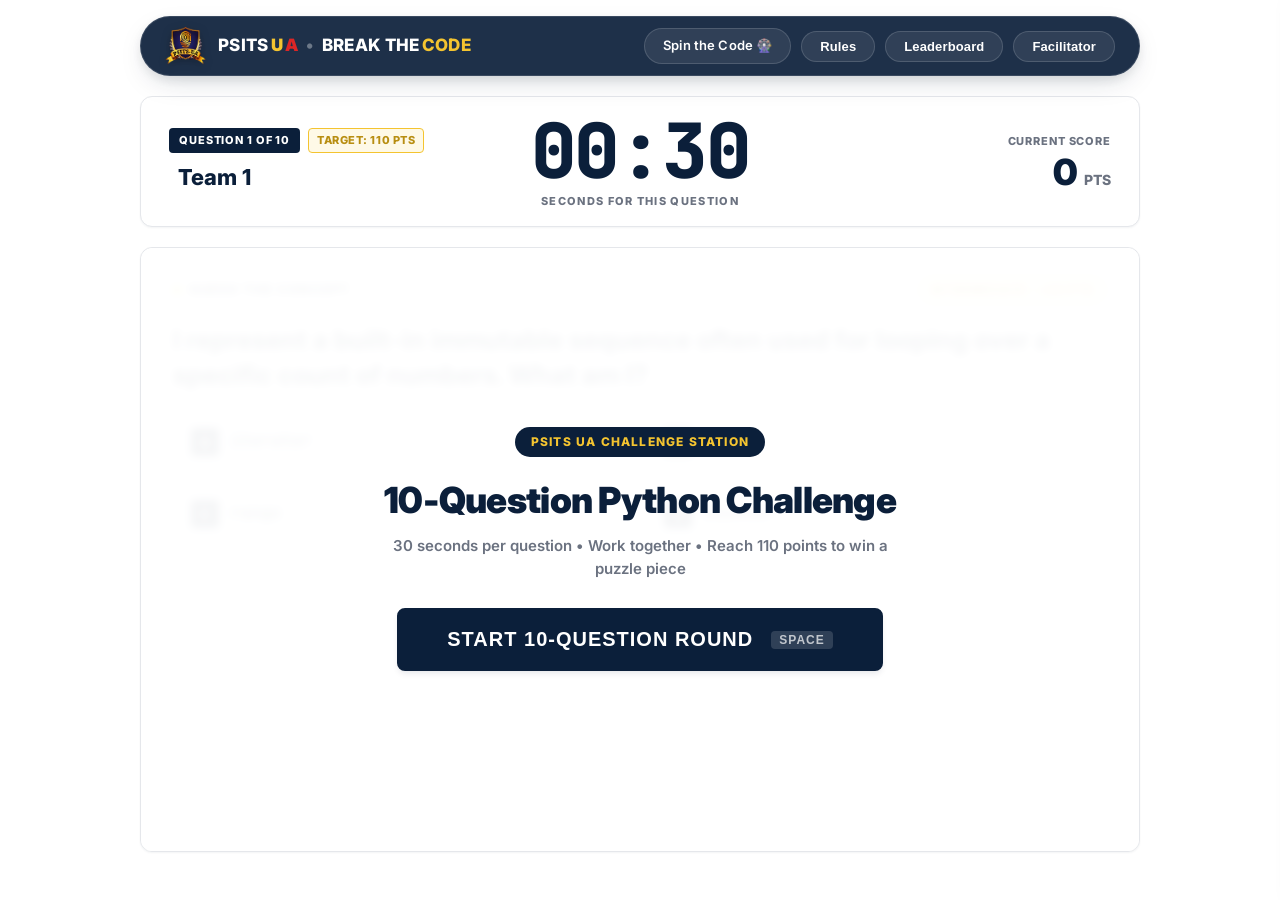
<file: index.html>
<!DOCTYPE html>
<html lang="en">

<head>
  <meta charset="UTF-8">
  <meta name="viewport" content="width=device-width, initial-scale=1.0">
  <title>Break the Code — PSITS UA</title>
  <meta name="description" content="10-question Python syntax and logic challenge for PSITS UA.">

  <!-- Clean Typography -->
  <link rel="preconnect" href="https://fonts.googleapis.com">
  <link rel="preconnect" href="https://fonts.gstatic.com" crossorigin>
  <link href="https://fonts.googleapis.com/css2?family=Inter:wght@400;500;600;700;800;900&family=JetBrains+Mono:wght@500;600;700;800&display=swap" rel="stylesheet">

  <!-- CSS Stylesheet -->
  <link rel="stylesheet" href="css/style.css">
</head>

<body>
  <div class="kiosk-app">
    <!-- Top System Bar -->
    <header class="system-header">
      <div class="brand-wrapper">
        <img src="assets/psits-logo.png" alt="PSITS Logo" class="brand-logo-img" />
        <div class="brand-title">
          PSITS <span class="logo-u">U</span><span class="logo-a">A</span> <span class="brand-divider">&bull;</span> BREAK THE <span class="gold-accent">CODE</span>
        </div>
      </div>

      <div class="system-status">
        <a href="spin-the-code.html" class="btn-header" style="text-decoration:none;" title="Go to Spin the Code Roulette">
          <span>Spin the Code 🎡</span>
        </a>

        <button class="btn-header" id="btnOpenRules" type="button" title="View Game Rules">
          <span>Rules</span>
        </button>

        <button class="btn-header" id="btnViewLeaderboard" type="button" title="View Team Rankings">
          <span>Leaderboard</span>
        </button>

        <button class="btn-header" id="btnOpenFacilitator" type="button" title="Open Facilitator Panel (F)">
          <span>Facilitator</span>
        </button>
      </div>
    </header>

    <!-- Main Dynamic Kiosk Workspace -->
    <main class="kiosk-main">
      <div class="screen-container">

        <!-- ==========================================
             SCREEN 1: GAME ARENA
             ========================================== -->
        <section class="screen-view active" id="screenGame">
          <!-- Top HUD -->
          <div class="game-hud">
            <div class="hud-team-info">
              <div class="hud-progress-row">
                <span class="hud-progress-pill" id="gameHudQuestionProgress">QUESTION 1 OF 10</span>
                <span class="hud-target-pill">TARGET: 110 PTS</span>
              </div>
              <input class="hud-team-input" id="gameHudTeamInput" type="text" value="Team 1" placeholder="Enter Team Name..." maxlength="30" autocomplete="off" />
            </div>

            <div class="hud-timer-wrapper">
              <div class="timer-digits" id="gameTimerDigits">00:30</div>
              <div class="timer-sublabel">SECONDS FOR THIS QUESTION</div>
            </div>

            <div class="hud-score-wrapper">
              <span class="hud-label">CURRENT SCORE</span>
              <div class="score-display-row">
                <span class="score-digits" id="gameScoreDigits">0</span>
                <span class="score-unit">PTS</span>
              </div>
              <div class="streak-pill" id="gameStreakPill" style="display: none;">
                <span id="gameStreakCount">STREAK: 3 IN A ROW</span>
              </div>
            </div>
          </div>

          <!-- Challenge Card -->
          <div class="challenge-card" id="activeChallengeCard">
            <!-- Toast Feedback Pop (+10 / Streak) -->
            <div class="toast-feedback" id="gameFeedbackToast">+10 PTS</div>

            <!-- Ready / Pre-Round Launch Overlay -->
            <div class="pre-round-overlay" id="preRoundOverlay">
              <div class="pre-round-badge">PSITS UA CHALLENGE STATION</div>
              <h2 class="pre-round-title">10-Question Python Challenge</h2>
              <p class="pre-round-desc">30 seconds per question &bull; Work together &bull; Reach 110 points to win a puzzle piece</p>
              <button class="btn-primary-large btn-start-round" id="btnLaunchRound" type="button">
                <span>START 10-QUESTION ROUND</span>
                <span class="shortcut-hint" style="background: rgba(255,255,255,0.2);">SPACE</span>
              </button>
            </div>

            <!-- Pause Overlay -->
            <div id="gamePauseOverlay" style="display:none; position:absolute; inset:0; background:rgba(11,31,58,0.95); z-index:40; border-radius:var(--radius-lg); align-items:center; justify-content:center; flex-direction:column; color:#FFF;">
              <h2 style="font-size:32px; font-weight:900; color:var(--color-gold); margin-bottom:8px;">GAME PAUSED</h2>
              <p style="font-size:16px; color:#E5E7EB;">Press <strong>P</strong> or use the Facilitator menu to resume.</p>
            </div>

            <div class="card-content-top">
              <div class="card-topbar">
                <span class="category-tag" id="cardCategoryTag">GUESS THE OUTPUT</span>
                <span class="difficulty-pill intermediate" id="cardDifficultyPill">INTERMEDIATE • +20 PTS</span>
              </div>

              <h2 class="question-text" id="cardQuestionText">What does this code print?</h2>

              <div class="code-container" id="cardCodeContainer">
                <pre><code id="cardCodeBlock">x = 10
y = 3
print(x // y)</code></pre>
              </div>

              <!-- Multiple Choice Grid (4 Choices) -->
              <div class="choices-grid" id="choicesContainer">
                <!-- Dynamically generated choice buttons -->
              </div>
            </div>

            <!-- Discreet Facilitator Expected Answer -->
            <div class="facilitator-answer-box" id="facilitatorAnswerBox" style="display: none;">
              <span class="answer-label">Facilitator Answer Hint:</span>
              <span class="answer-val" id="facilitatorAnswerVal">3</span>
            </div>
          </div>

        </section>

        <!-- ==========================================
             SCREEN 2: FINAL SCORE SUMMARY
             ========================================== -->
        <section class="screen-view" id="screenTimeUp">
          <div class="timeup-container">
            <div class="timeup-header">10 QUESTIONS COMPLETED</div>
            <h1 class="timeup-title">ROUND CONCLUDED</h1>

            <div class="final-score-card">
              <div class="final-team-label">TEAM</div>
              <div class="final-team-name" id="timeUpTeamName">TEAM 1</div>
              <div class="final-score-number" id="timeUpScore">0</div>
              <div class="final-score-unit">FINAL SCORE</div>
            </div>

            <div class="threshold-status-card" id="timeUpThresholdCard">
              <!-- Dynamically populated based on 140 pts qualification -->
            </div>

            <div class="final-stats-grid">
              <div class="stat-box">
                <div class="stat-val" id="timeUpCardsSolved">0</div>
                <div class="stat-lbl">Correct Answers</div>
              </div>
              <div class="stat-box">
                <div class="stat-val" id="timeUpBestStreak">0</div>
                <div class="stat-lbl">Best Streak</div>
              </div>
            </div>

            <div class="timeup-actions">
              <button class="btn-primary-large" id="btnSaveScore" type="button">
                <span>SUBMIT & VIEW LEADERBOARD</span>
              </button>
              <button class="btn-secondary" id="btnNextTeam" type="button" style="min-height:56px; font-size:18px;">
                <span>PREPARE NEXT TEAM &rarr;</span>
              </button>
            </div>
          </div>
        </section>

      </div>
    </main>

    <!-- ==========================================
         PUZZLE PIECE REWARD POP-UP MODAL
         ========================================== -->
    <div class="modal-overlay" id="modalPuzzleReward">
      <div class="modal-window puzzle-reward-window">
        <div class="modal-header" style="background-color: var(--color-navy); border-bottom: 2px solid var(--color-gold);">
          <h3 class="modal-title">REWARD UNLOCKED</h3>
          <button class="btn-close-modal" id="btnClosePuzzleReward" type="button" aria-label="Close modal">&times;</button>
        </div>
        <div class="modal-body text-center" style="padding: 36px 28px; text-align: center;">
          <div class="reward-qualify-pill">TARGET REACHED (110+ POINTS)</div>
          <h2 class="reward-main-title">YOU WON A PIECE OF A PUZZLE</h2>
          <p class="reward-sub-text">Congratulations! Your team successfully broke the code and earned an official puzzle piece.</p>

          <div class="puzzle-piece-card">
            <div class="puzzle-graphic-wrapper">
              <svg class="puzzle-piece-svg" viewBox="0 0 110 110" fill="none" xmlns="http://www.w3.org/2000/svg">
                <path d="M25 25 L40 25 C40 14 44 8 50 8 C56 8 60 14 60 25 L75 25 C77.7 25 80 27.3 80 30 L80 45 C91 45 97 49 97 55 C97 61 91 65 80 65 L80 80 C80 82.7 77.7 85 75 85 L60 85 C60 74 56 68 50 68 C44 68 40 74 40 85 L25 85 C22.3 85 20 82.7 20 80 L20 65 C29 65 35 61 35 55 C35 49 29 45 20 45 L20 30 C20 27.3 22.3 25 25 25 Z" fill="#F4C430" stroke="#0B1F3A" stroke-width="3" stroke-linejoin="round"/>
              </svg>
            </div>
            <div class="puzzle-piece-serial" id="puzzleSerialDisplay">PIECE 1</div>
            <div class="puzzle-piece-name" id="puzzleNameDisplay">PUZZLE PIECE #1</div>
            <div class="puzzle-piece-note">Official Event Puzzle Piece</div>
          </div>

          <div class="reward-instruction-box">
            Present this screen to the station marshal to claim your puzzle piece.
          </div>
        </div>
        <div class="modal-footer" style="justify-content: center;">
          <button class="btn-primary-large" id="btnAcknowledgePuzzle" type="button" style="min-height: 52px; font-size: 16px;">
            <span>CONTINUE TO SCORE SUMMARY</span>
          </button>
        </div>
      </div>
    </div>

    <!-- ==========================================
         RULES MODAL (ON-DEMAND)
         ========================================== -->
    <div class="modal-overlay" id="modalRules">
      <div class="modal-window">
        <div class="modal-header">
          <h3 class="modal-title">Challenge Rules & Scoring</h3>
          <button class="btn-close-modal" id="btnCloseRules" type="button" aria-label="Close modal">&times;</button>
        </div>
        <div class="modal-body">
          <ul class="rules-list">
            <li>Your team faces exactly <strong>10 Python questions</strong>.</li>
            <li>Each question has a strict <strong>30-second time limit</strong>.</li>
            <li>Questions range between <strong>Beginner</strong> and <strong>Intermediate</strong> difficulty.</li>
            <li>Earn <strong>+10 bonus points</strong> for every 3 consecutive correct answers.</li>
            <li>Reach <strong>110 points</strong> to win a random puzzle piece!</li>
          </ul>

          <div class="scoring-tier-table" style="grid-template-columns: 1fr 1fr;">
            <div class="tier-card beginner">
              <div class="tier-badge">Beginner</div>
              <div class="tier-pts">+10 PTS</div>
            </div>
            <div class="tier-card intermediate">
              <div class="tier-badge">Intermediate</div>
              <div class="tier-pts">+20 PTS</div>
            </div>
          </div>
        </div>
        <div class="modal-footer" style="justify-content: flex-end;">
          <button class="btn-secondary" id="btnCloseRulesBtn" type="button">Got It</button>
        </div>
      </div>
    </div>

    <!-- ==========================================
         LEADERBOARD MODAL
         ========================================== -->
    <div class="modal-overlay" id="modalLeaderboard">
      <div class="modal-window">
        <div class="modal-header">
          <h3 class="modal-title">PSITS UA Leaderboard</h3>
          <button class="btn-close-modal" id="btnCloseLeaderboard" type="button" aria-label="Close modal">&times;</button>
        </div>
        <div class="modal-body">
          <table class="leaderboard-table">
            <thead>
              <tr>
                <th style="width: 50px;">Rank</th>
                <th>Team</th>
                <th>Score</th>
                <th>Solved</th>
                <th>Streak</th>
                <th>Puzzle</th>
              </tr>
            </thead>
            <tbody id="leaderboardTableBody">
              <!-- Populated dynamically -->
            </tbody>
          </table>
        </div>
        <div class="modal-footer">
          <span style="font-size:13px; color:var(--color-text-subtle);">Stored in local session</span>
          <button class="btn-secondary" id="fBtnExportCSV" type="button" style="padding:8px 16px; font-size:14px;">
            Export CSV
          </button>
        </div>
      </div>
    </div>

    <!-- ==========================================
         FACILITATOR CONTROL DRAWER
         ========================================== -->
    <div class="modal-overlay" id="facilitatorOverlay" style="background:rgba(0,0,0,0.3); z-index:115;"></div>

    <aside class="facilitator-drawer" id="facilitatorDrawer" aria-label="Facilitator Menu">
      <div class="drawer-header">
        <span class="drawer-title">Facilitator Desk</span>
        <button class="btn-close-modal" id="btnCloseFacilitator" type="button" aria-label="Close drawer">&times;</button>
      </div>

      <div class="drawer-content">
        <div>
          <div class="drawer-section-title">Round Management</div>
          <button class="drawer-btn" id="fBtnPause" type="button">
            <span>Pause / Resume</span>
            <span id="fPauseStatus" style="font-weight:800; color:var(--color-navy-light);">PAUSE (P)</span>
          </button>
        </div>

        <div>
          <div class="drawer-section-title">Timer Adjustments</div>
          <div style="display:grid; grid-template-columns:1fr 1fr; gap:8px;">
            <button class="drawer-btn" id="fBtnAdd15" type="button" style="justify-content:center;">+10 Seconds</button>
            <button class="drawer-btn" id="fBtnSub15" type="button" style="justify-content:center;">-10 Seconds</button>
          </div>
        </div>

        <div>
          <div class="drawer-section-title">Facilitator Tools</div>
          <button class="drawer-btn" id="fBtnToggleAnswer" type="button">
            <span>Show Card Answer (A)</span>
            <span id="fAnswerStatus" style="font-weight:800; color:var(--color-gold-dark);">OFF</span>
          </button>
        </div>

        <div>
          <div class="drawer-section-title">Hotkeys Reference</div>
          <div style="font-size:13px; color:var(--color-text-muted); background:var(--color-surface); padding:10px 14px; border-radius:var(--radius-md); border:1px solid var(--color-border); line-height:1.7;">
            <div><strong>1, 2, 3, 4 / A, B, C, D</strong> : Select Choice</div>
            <div><strong>P</strong> : Pause / Resume</div>
            <div><strong>A</strong> : Toggle Answer Hint</div>
            <div><strong>F</strong> : Open/Close Panel</div>
          </div>
        </div>

        <div style="margin-top:auto;">
          <div class="drawer-section-title">Emergency & Reset</div>
          <div style="display:flex; flex-direction:column; gap:8px;">
            <button class="drawer-btn" id="fBtnForceEnd" type="button">
              <span>Force End Round</span>
              <span>&rarr;</span>
            </button>
            <button class="drawer-btn" id="fBtnReset" type="button">
              <span>Reset Current Round</span>
              <span>&#x21bb;</span>
            </button>
            <button class="drawer-btn danger" id="fBtnClearLeaderboard" type="button">
              <span>Clear Leaderboard</span>
              <span>&times;</span>
            </button>
          </div>
        </div>
      </div>
    </aside>

  </div>

  <!-- Scripts -->
  <script src="js/questions.js"></script>
  <script src="js/state.js"></script>
  <script src="js/facilitator.js"></script>
  <script src="js/app.js"></script>
</body>

</html>
</file>
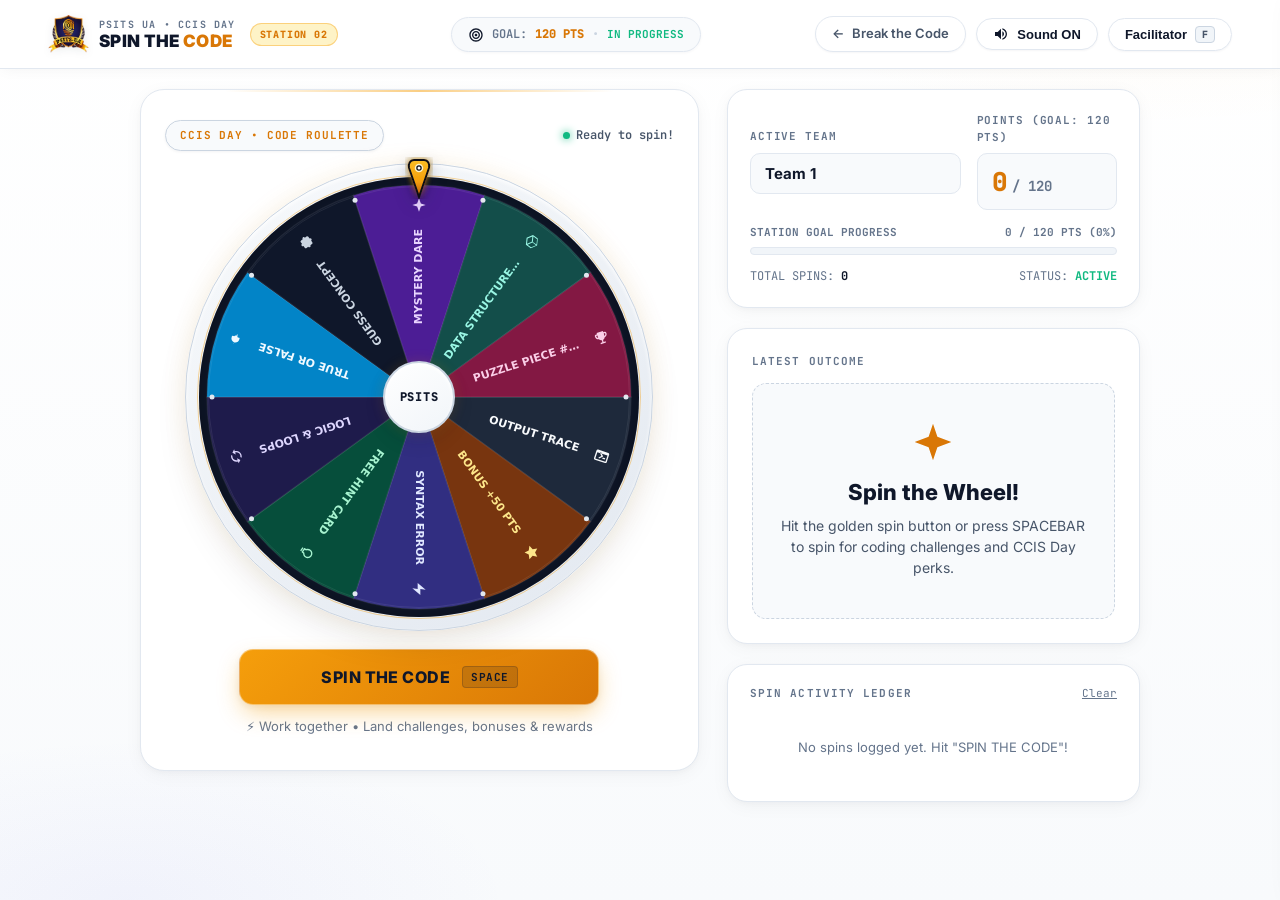
<file: spin-the-code.html>
<!DOCTYPE html>
<html lang="en">

<head>
  <meta charset="UTF-8">
  <meta name="viewport" content="width=device-width, initial-scale=1.0">
  <title>Spin the Code — PSITS UA</title>
  <meta name="description" content="Interactive Roulette Wheel Challenge & Prize Station for PSITS UA CCIS Day.">

  <!-- Clean Typography -->
  <link rel="preconnect" href="https://fonts.googleapis.com">
  <link rel="preconnect" href="https://fonts.gstatic.com" crossorigin>
  <link href="https://fonts.googleapis.com/css2?family=Inter:wght@400;500;600;700;800;900&family=JetBrains+Mono:wght@500;600;700;800&display=swap" rel="stylesheet">

  <!-- Core & Shared Styles -->
  <link rel="stylesheet" href="css/style.css">
  <!-- Roulette Arena Specific Styles -->
  <link rel="stylesheet" href="css/roulette.css">
</head>

<body class="roulette-light-theme">
  <div class="kiosk-app roulette-app">
    <!-- Custom Top Pop-up Notification Bar (Replaces default browser alert) -->
    <div id="customTopBarAlert" class="custom-top-alert" role="alert" aria-live="assertive">
      <div class="top-alert-content">
        <div class="top-alert-icon-wrapper" id="topAlertIconWrapper">
          <span id="topAlertIcon" class="top-alert-icon"><svg class="roulette-svg-icon" viewBox="0 0 24 24" width="22" height="22" fill="currentColor"><path d="M12 2l2.4 7.2L22 12l-7.6 2.8L12 22l-2.4-7.2L2 12l7.6-2.8L12 2z"/></svg></span>
        </div>
        <div class="top-alert-text">
          <div class="top-alert-title-row">
            <span class="top-alert-tag" id="topAlertTag">UPDATE</span>
            <span class="top-alert-title" id="topAlertTitle">Notification</span>
          </div>
          <div class="top-alert-message" id="topAlertMessage">Details...</div>
        </div>
        <button type="button" class="top-alert-close" id="topAlertCloseBtn" aria-label="Close notification">&times;</button>
      </div>
      <div class="top-alert-progress"><div class="top-alert-progress-bar" id="topAlertProgressBar"></div></div>
    </div>

    <!-- Custom Dedicated Top Bar for Spin the Code -->
    <header class="roulette-custom-topbar" id="rouletteCustomTopbar">
      <div class="topbar-inner">
        
        <!-- Left: Brand & Station Identity -->
        <div class="topbar-brand-section">
          <div class="topbar-logo-group">
            <img src="assets/psits-logo.png" alt="PSITS Logo" class="topbar-logo" />
            <div class="topbar-titles">
              <div class="topbar-subhead">PSITS UA &bull; CCIS DAY</div>
              <div class="topbar-mainhead">SPIN THE <span class="accent-gold">CODE</span></div>
            </div>
          </div>
          <span class="topbar-station-chip">STATION 02</span>
        </div>

        <!-- Center: Live Target Goal Capsule -->
        <div class="topbar-goal-capsule">
          <span class="capsule-icon"><svg class="roulette-svg-icon" viewBox="0 0 24 24" width="16" height="16" fill="currentColor"><path d="M12 2C6.48 2 2 6.48 2 12s4.48 10 10 10 10-4.48 10-10S17.52 2 12 2zm0 18c-4.42 0-8-3.58-8-8s3.58-8 8-8 8 3.58 8 8-3.58 8-8 8zm0-14c-3.31 0-6 2.69-6 6s2.69 6 6 6 6-2.69 6-6-2.69-6-6-6zm0 10c-2.21 0-4-1.79-4-4s1.79-4 4-4 4 1.79 4 4-1.79 4-4 4zm0-6c-1.1 0-2 .9-2 2s.9 2 2 2 2-.9 2-2-.9-2-2-2z"/></svg></span>
          <span class="capsule-label">GOAL:</span>
          <strong class="capsule-val">120 PTS</strong>
          <span class="capsule-divider">&bull;</span>
          <span class="capsule-status" id="topbarGoalStatus">IN PROGRESS</span>
        </div>

        <!-- Right: Actions & Station Controls -->
        <div class="topbar-actions-section">
          <a href="index.html" class="topbar-btn topbar-btn-nav" title="Switch to Break the Code Challenge">
            <span class="nav-arrow">&larr;</span>
            <span>Break the Code</span>
          </a>

          <button class="topbar-btn topbar-btn-sound" id="btnToggleSound" type="button" title="Toggle Wheel Sound Effects">
            <span class="sound-icon" id="soundIconWrapper"><svg class="roulette-svg-icon" viewBox="0 0 24 24" width="16" height="16" fill="currentColor"><path d="M3 9v6h4l5 5V4L7 9H3zm13.5 3c0-1.77-1.02-3.29-2.5-4.03v8.05c1.48-.73 2.5-2.25 2.5-4.02zM14 3.23v2.06c2.89.86 5 3.54 5 6.71s-2.11 5.85-5 6.71v2.06c4.01-.91 7-4.49 7-8.77s-2.99-7.86-7-8.77z"/></svg></span>
            <span id="soundLabelText">Sound ON</span>
          </button>

          <button class="topbar-btn topbar-btn-facilitator" id="btnOpenFacilitator" type="button" title="Open Facilitator Menu (F)">
            <span>Facilitator</span>
            <kbd class="topbar-kbd">F</kbd>
          </button>
        </div>

      </div>
    </header>

    <!-- Main Kiosk Workspace -->
    <main class="kiosk-main">
      <div class="screen-container">
        
        <div class="roulette-arena">
          
          <!-- LEFT COLUMN: ROULETTE WHEEL STAGE -->
          <section class="wheel-stage-card">
            <div class="stage-badge-row">
              <span class="stage-badge">CCIS DAY &bull; CODE ROULETTE</span>
              <span id="spinStatusText" class="spin-status-indicator">Ready to spin!</span>
            </div>

            <!-- Wheel Stage Box -->
            <div class="wheel-container">
              <!-- Precision Bezel Ring -->
              <div class="wheel-bezel"></div>
              <div class="wheel-bezel-inner"></div>

              <!-- Top Ticker Needle (Target at 12 o'clock) -->
              <div class="wheel-ticker-wrapper" id="wheelTicker">
                <svg width="28" height="42" viewBox="0 0 28 42" fill="none" xmlns="http://www.w3.org/2000/svg">
                  <defs>
                    <linearGradient id="needleGrad" x1="14" y1="2" x2="14" y2="40" gradientUnits="userSpaceOnUse">
                      <stop offset="0%" stop-color="#FBBF24" />
                      <stop offset="60%" stop-color="#F59E0B" />
                      <stop offset="100%" stop-color="#B45309" />
                    </linearGradient>
                    <filter id="neonGlow" x="-6" y="-6" width="40" height="54" filterUnits="userSpaceOnUse">
                      <feGaussianBlur stdDeviation="3.5" result="blur" />
                      <feComposite in="SourceGraphic" in2="blur" operator="over" />
                    </filter>
                  </defs>
                  <path d="M14 40 L4 11 C3 7 5 3 9 3 L19 3 C23 3 25 7 24 11 Z" fill="url(#needleGrad)" stroke="#090D16" stroke-width="2" filter="url(#neonGlow)"/>
                  <circle cx="14" cy="11" r="3.5" fill="#090D16" stroke="#FEF3C7" stroke-width="1.5"/>
                  <circle cx="14" cy="11" r="1.5" fill="#FFFFFF"/>
                </svg>
              </div>

              <!-- Canvas Wheel -->
              <canvas id="wheelCanvas" width="440" height="440"></canvas>

              <!-- Center Hub Cap -->
              <div class="wheel-hub">
                <span class="wheel-hub-icon">PSITS</span>
              </div>
            </div>

            <!-- Spin Trigger Controls -->
            <div class="wheel-controls">
              <button class="btn-spin-large" id="btnSpin" type="button">
                <span>SPIN THE CODE</span>
                <span class="shortcut-badge">SPACE</span>
              </button>
              <div class="spin-subtext">
                <span>⚡ Work together &bull; Land challenges, bonuses & rewards</span>
              </div>
            </div>
          </section>

          <!-- RIGHT COLUMN: DASHBOARD & ACTIVE OUTCOME -->
          <div class="dashboard-col">
            
            <!-- Team Info & Score Tracker -->
            <div class="team-session-card">
              <div class="team-session-grid">
                <div>
                  <div class="team-input-label">Active Team</div>
                  <input type="text" class="team-name-field" id="teamNameInput" value="Team 1" maxlength="25" placeholder="Team Name..." />
                </div>
                <div>
                  <div class="team-input-label">Points (Goal: 120 PTS)</div>
                  <div class="stats-score-box">
                    <div style="display:flex; align-items:baseline; gap:4px;">
                      <span class="stats-score-val" id="hudTeamScore">0</span>
                      <span style="font-family:var(--font-mono); font-size:14px; font-weight:700; color:var(--r-text-subtle, #64748B);">/ 120</span>
                    </div>
                  </div>
                </div>
              </div>

              <!-- Goal Progress Bar (120 PTS Target) -->
              <div class="goal-progress-section" style="margin-top: 14px;">
                <div style="display:flex; justify-content:space-between; align-items:center; font-size:11px; font-family:var(--font-mono); font-weight:700; color:var(--r-text-subtle, #64748B); margin-bottom:6px;">
                  <span>STATION GOAL PROGRESS</span>
                  <span id="hudGoalProgressText">0 / 120 PTS (0%)</span>
                </div>
                <div class="goal-progress-track">
                  <div class="goal-progress-bar" id="hudGoalProgressBar"></div>
                </div>
              </div>

              <div style="display:flex; justify-content:space-between; margin-top:12px; font-family:var(--font-mono); font-size:12px; color:var(--r-text-subtle, #64748B);">
                <span>TOTAL SPINS: <strong id="hudTotalSpins" style="color:#0F172A;">0</strong></span>
                <span>STATUS: <strong id="hudGoalStatus" style="color:var(--r-emerald, #10B981);">ACTIVE</strong></span>
              </div>
            </div>

            <!-- Active Result Display Card -->
            <div class="result-display-card">
              <div class="result-card-header">
                <span class="result-card-title">Latest Outcome</span>
                <span class="result-item-badge" id="activeResultBadge" style="display:none;">READY</span>
              </div>

              <div class="result-content" id="activeResultContent">
                <div class="result-icon-large" id="activeResultIcon"><svg class="roulette-svg-icon" viewBox="0 0 24 24" width="44" height="44" fill="var(--r-amber-dark, #D97706)"><path d="M12 2l2.4 7.2L22 12l-7.6 2.8L12 22l-2.4-7.2L2 12l7.6-2.8L12 2z"/></svg></div>
                <div class="result-item-title" id="activeResultTitle">Spin the Wheel!</div>
                <div class="result-item-desc" id="activeResultDesc">Hit the golden spin button or press SPACEBAR to spin for coding challenges and CCIS Day perks.</div>
                
                <div class="result-actions" id="activeResultActions"></div>
              </div>
            </div>

            <!-- Spin History Ledger -->
            <div class="history-ledger-card">
              <div class="history-card-header">
                <span class="history-title">Spin Activity Ledger</span>
                <button class="btn-clear-history" id="btnClearHistory" type="button">Clear</button>
              </div>
              <ul class="history-list" id="historyList">
                <li class="history-empty">No spins recorded yet. Hit "SPIN THE CODE"!</li>
              </ul>
            </div>

          </div>

        </div>

      </div>
    </main>

    <!-- ======================================================================
         WIN OVERLAY MODAL
         ====================================================================== -->
    <div class="modal-overlay" id="modalWinResult">
      <div class="modal-window" style="max-width:540px;">
        <div class="win-modal-header">
          <div class="win-headline">OUTCOME UNLOCKED!</div>
          <div class="win-team-sub" id="winModalTeam">TEAM 1 LANDED ON</div>
        </div>

        <div class="win-modal-body">
          <div class="win-slice-icon" id="winModalIcon"><svg class="roulette-svg-icon" viewBox="0 0 24 24" width="56" height="56" fill="var(--r-amber-dark, #D97706)"><path d="M19 5h-2V3H7v2H5c-1.1 0-2 .9-2 2v1c0 2.55 1.92 4.63 4.39 4.94A5.01 5.01 0 0 0 11 15.9V19H8v2h8v-2h-3v-3.1a5.01 5.01 0 0 0 3.61-2.96C19.08 12.63 21 10.55 21 8V7c0-1.1-.9-2-2-2zM5 8V7h2v3.82C5.84 10.4 5 9.3 5 8zm14 0c0 1.3-.84 2.4-2 2.82V7h2v1z"/></svg></div>
          <div class="win-slice-label" id="winModalLabel">BONUS +50 PTS</div>
          <div class="win-slice-desc" id="winModalDesc">Instant points awarded to team score!</div>
          
          <div style="margin-bottom:20px;">
            <span class="win-points-banner" id="winModalPointsBanner" style="display:none;">REWARD: +50 PTS</span>
          </div>

          <div style="display:flex; flex-direction:column; gap:10px;">
            <button class="btn-open-challenge" id="btnWinSolveChallenge" style="display:none; justify-content:center; padding:14px; font-size:16px;">
              <span>Solve Python Challenge Now</span>
              <span>&rarr;</span>
            </button>
            <button class="btn-primary-large btn-close-modal" data-close="modalWinResult" type="button" style="justify-content:center;">
              <span>Continue</span>
            </button>
          </div>
        </div>
      </div>
    </div>

    <!-- ======================================================================
         PYTHON CHALLENGE QUESTION MODAL
         ====================================================================== -->
    <div class="modal-overlay" id="modalQuestionSolver">
      <div class="modal-window" style="max-width:680px;">
        <div class="modal-header">
          <div class="modal-title">
            <span style="color:var(--color-gold); font-family:var(--font-mono); font-size:13px; display:block;" id="qModalCategory">PYTHON CHALLENGE</span>
            Solve the Code Challenge
          </div>
          <button class="btn-close-modal" data-close="modalQuestionSolver" type="button">&times;</button>
        </div>

        <div class="modal-body">
          <div class="roulette-question-box">
            <span class="roulette-q-badge" id="qModalPoints">+20 PTS</span>
            <div class="roulette-q-text" id="qModalText">Question text goes here...</div>
          </div>

          <pre class="roulette-code-box" id="qModalCode" style="display:none;"></pre>

          <div class="roulette-choices-grid" id="qModalChoices">
            <!-- Dynamic multiple choice buttons populated by roulette.js -->
          </div>
        </div>

        <div class="modal-footer" style="display:flex; justify-content:space-between; align-items:center;">
          <span style="font-size:13px; color:var(--color-text-subtle);">Click your team's answer for instant scoring.</span>
          <button class="btn-secondary btn-close-modal" data-close="modalQuestionSolver" type="button">Close</button>
        </div>
      </div>
    </div>

    <!-- ======================================================================
         GOAL REACHED CELEBRATION MODAL (120 PTS)
         ====================================================================== -->
    <div class="modal-overlay" id="modalGoalReached">
      <div class="modal-window" style="max-width:520px; text-align:center;">
        <div class="win-modal-header" style="background:linear-gradient(180deg, #FEF3C7, #FFFFFF);">
          <div class="win-headline" style="color:var(--r-amber-dark, #D97706); font-size:26px; display:flex; align-items:center; justify-content:center; gap:8px;"><svg class="roulette-svg-icon" viewBox="0 0 24 24" width="26" height="26" fill="currentColor"><path d="M12 2C6.48 2 2 6.48 2 12s4.48 10 10 10 10-4.48 10-10S17.52 2 12 2zm0 18c-4.42 0-8-3.58-8-8s3.58-8 8-8 8 3.58 8 8-3.58 8-8 8zm0-14c-3.31 0-6 2.69-6 6s2.69 6 6 6 6-2.69 6-6-2.69-6-6-6zm0 10c-2.21 0-4-1.79-4-4s1.79-4 4-4 4 1.79 4 4-1.79 4-4 4zm0-6c-1.1 0-2 .9-2 2s.9 2 2 2 2-.9 2-2-.9-2-2-2z"/></svg> <span>GOAL ACHIEVED!</span></div>
          <div class="win-team-sub" id="goalModalTeam">TEAM REACHED 120 POINTS!</div>
        </div>

        <div class="win-modal-body" style="padding:28px 24px;">
          <div style="display:flex; justify-content:center; margin-bottom:12px;"><svg class="roulette-svg-icon" viewBox="0 0 24 24" width="56" height="56" fill="var(--r-amber, #F59E0B)"><path d="M19 5h-2V3H7v2H5c-1.1 0-2 .9-2 2v1c0 2.55 1.92 4.63 4.39 4.94A5.01 5.01 0 0 0 11 15.9V19H8v2h8v-2h-3v-3.1a5.01 5.01 0 0 0 3.61-2.96C19.08 12.63 21 10.55 21 8V7c0-1.1-.9-2-2-2zM5 8V7h2v3.82C5.84 10.4 5 9.3 5 8zm14 0c0 1.3-.84 2.4-2 2.82V7h2v1z"/></svg></div>
          <div style="font-size:24px; font-weight:900; color:#0F172A; margin-bottom:8px;">STATION CHALLENGE COMPLETE!</div>
          <div style="font-size:14px; color:var(--r-text-muted, #475569); line-height:1.6; max-width:380px; margin:0 auto 20px;">
            Incredible teamwork! Your team reached the <strong>120 Points</strong> target for Spin the Code!
          </div>

          <div style="display:inline-flex; gap:16px; background:#F8FAFC; border:1px solid #E2E8F0; padding:10px 24px; border-radius:12px; margin-bottom:24px; font-family:var(--font-mono); font-size:13px;">
            <span>TOTAL SPINS: <strong id="goalModalSpins">0</strong></span>
            <span>TARGET: <strong style="color:var(--r-emerald, #10B981);">120 PTS COMPLETE</strong></span>
          </div>

          <div>
            <button class="btn-primary-large btn-close-modal" data-close="modalGoalReached" type="button" style="width:100%; justify-content:center; background:linear-gradient(135deg, #F59E0B, #D97706); color:#0F172A; font-weight:800; border:none; padding:14px;">
              <span>Continue Session</span>
            </button>
          </div>
        </div>
      </div>
    </div>

    <!-- ======================================================================
         FACILITATOR DRAWER (SLICES & CONFIG)
         ====================================================================== -->
    <aside class="facilitator-drawer" id="facilitatorDrawer">
      <div class="drawer-header">
        <div>
          <div class="drawer-title">Roulette Facilitator</div>
          <div class="drawer-subtitle">Live Wheel & Preset Controls</div>
        </div>
        <button class="drawer-close" id="btnCloseFacilitator" type="button">&times;</button>
      </div>

      <div class="drawer-content">
        <div>
          <div class="drawer-section-title">Wheel Preset</div>
          <select id="fSelectPreset" class="drawer-select">
            <option value="balanced">CCIS Balanced Mix (Code & Perks)</option>
            <option value="challengesOnly">Coding Challenges Only</option>
            <option value="rewardsOnly">Prizes & Fun Dares Only</option>
          </select>
        </div>

        <div>
          <div class="drawer-section-title" style="display:flex; justify-content:space-between; align-items:center;">
            <span>Current Slices</span>
            <button class="drawer-btn" id="fBtnAddSlice" type="button" style="padding:4px 10px; font-size:12px; width:auto; min-height:unset;">+ Add Slice</button>
          </div>
          <div id="fSlicesList" style="display:flex; flex-direction:column; gap:6px; max-height:220px; overflow-y:auto; padding-right:4px;">
            <!-- Slices list dynamically rendered -->
          </div>
        </div>

        <div>
          <div class="drawer-section-title">Manual Score Override (Facilitator)</div>
          <div style="display:grid; grid-template-columns: 1fr 1fr 1fr; gap:8px;">
            <button class="drawer-btn" id="fBtnScoreMinus10" type="button" style="justify-content:center; padding:8px 0; font-weight:700; color:#F43F5E;">-10 PTS</button>
            <button class="drawer-btn" id="fBtnScorePlus10" type="button" style="justify-content:center; padding:8px 0; font-weight:700; color:#10B981;">+10 PTS</button>
            <button class="drawer-btn" id="fBtnScorePlus20" type="button" style="justify-content:center; padding:8px 0; font-weight:700; color:#0284C7;">+20 PTS</button>
          </div>
        </div>

        <div>
          <div class="drawer-section-title">Session Reset</div>
          <button class="drawer-btn" id="fBtnResetScore" type="button" style="justify-content:center;">
            <span>Reset Team Score to 0</span>
          </button>
        </div>

        <div>
          <div class="drawer-section-title">Station Shortcuts</div>
          <div class="drawer-shortcuts-box">
            <div><strong>SPACE</strong> : Spin the Wheel</div>
            <div><strong>F</strong> : Open/Close Facilitator</div>
            <div><strong>ESC</strong> : Close Modals</div>
          </div>
        </div>
      </div>
    </aside>

    <!-- Confetti Particle Canvas -->
    <canvas id="confettiCanvas"></canvas>

  </div>

  <!-- Reusable Question Bank & Roulette Logic -->
  <script src="js/questions.js"></script>
  <script src="js/roulette.js"></script>
</body>

</html>
</file>
<file: css/style.css>
@import "variables.css";
@import "base.css";
@import "header.css";
@import "game.css";
@import "modals.css";
@import "facilitator.css";
@import "responsive.css";
</file>
<file: css/roulette.css>
/* ==========================================================================
   SPIN THE CODE — MODERN MINIMALIST WHITE ARENA
   PSITS UA — CCIS Day Event
   ========================================================================== */

/* --------------------------------------------------------------------------
   THEME FOUNDATION & LIGHT PALETTE
   -------------------------------------------------------------------------- */
body.roulette-light-theme,
body:has(.roulette-app) {
  --r-bg: #FFFFFF;
  --r-bg-subtle: #F8FAFC;
  --r-card-bg: #FFFFFF;
  --r-card-border: #E2E8F0;
  --r-card-border-hover: #CBD5E1;
  --r-card-shadow: 0 4px 20px -2px rgba(15, 23, 42, 0.05), 0 2px 6px -1px rgba(15, 23, 42, 0.03);
  --r-card-shadow-hover: 0 10px 25px -3px rgba(15, 23, 42, 0.08);

  --r-text: #0F172A;
  --r-text-muted: #475569;
  --r-text-subtle: #64748B;

  --r-amber: #F59E0B;
  --r-amber-dark: #D97706;
  --r-amber-hover: #B45309;
  --r-amber-light: #FEF3C7;
  --r-amber-glow: rgba(245, 158, 11, 0.25);

  --r-indigo: #4F46E5;
  --r-emerald: #10B981;
  --r-emerald-bg: #ECFDF5;
  --r-emerald-text: #065F46;
  --r-rose: #F43F5E;
  --r-rose-bg: #FFF1F2;
  --r-rose-text: #9F1239;

  background-color: var(--r-bg) !important;
  color: var(--r-text) !important;
  background-image: 
    radial-gradient(ellipse 60% 40% at 90% -10%, rgba(245, 158, 11, 0.06), transparent 60%),
    radial-gradient(ellipse 50% 30% at 10% 100%, rgba(99, 102, 241, 0.05), transparent 60%),
    linear-gradient(180deg, #FFFFFF 0%, #F8FAFC 100%) !important;
  background-attachment: fixed !important;
  font-family: var(--font-sans);
}

.roulette-light-theme .kiosk-app {
  background: transparent !important;
  min-height: 100vh;
}

.roulette-svg-icon {
  display: inline-block;
  vertical-align: middle;
  flex-shrink: 0;
  transition: transform 0.2s ease;
}

/* --------------------------------------------------------------------------
   DEDICATED CUSTOM TOP BAR (ROULETTE TOPBAR)
   -------------------------------------------------------------------------- */
.roulette-custom-topbar {
  width: 100%;
  position: sticky;
  top: 0;
  z-index: 100;
  background: rgba(255, 255, 255, 0.94);
  backdrop-filter: blur(20px);
  -webkit-backdrop-filter: blur(20px);
  border-bottom: 1px solid var(--r-card-border);
  box-shadow: 0 2px 14px -2px rgba(15, 23, 42, 0.05);
}

.topbar-inner {
  max-width: 1240px;
  margin: 0 auto;
  height: 68px;
  padding: 0 28px;
  display: flex;
  align-items: center;
  justify-content: space-between;
  gap: 16px;
}

.topbar-brand-section {
  display: flex;
  align-items: center;
  gap: 14px;
}

.topbar-logo-group {
  display: flex;
  align-items: center;
  gap: 10px;
}

.topbar-logo {
  height: 38px;
  width: auto;
  object-fit: contain;
  filter: drop-shadow(0 2px 4px rgba(15, 23, 42, 0.08));
}

.topbar-titles {
  display: flex;
  flex-direction: column;
}

.topbar-subhead {
  font-family: var(--font-mono);
  font-size: 10px;
  font-weight: 700;
  letter-spacing: 0.12em;
  color: var(--r-text-subtle);
  text-transform: uppercase;
}

.topbar-mainhead {
  font-size: 17px;
  font-weight: 900;
  letter-spacing: 0.02em;
  color: #0F172A;
  line-height: 1.15;
}

.topbar-mainhead .accent-gold {
  color: var(--r-amber-dark);
}

.topbar-station-chip {
  font-family: var(--font-mono);
  font-size: 10px;
  font-weight: 800;
  letter-spacing: 0.08em;
  padding: 3px 9px;
  border-radius: var(--radius-full);
  background: #FEF3C7;
  color: var(--r-amber-dark);
  border: 1px solid rgba(245, 158, 11, 0.4);
}

/* Center Goal Capsule */
.topbar-goal-capsule {
  display: flex;
  align-items: center;
  gap: 8px;
  background: #F8FAFC;
  border: 1px solid var(--r-card-border);
  padding: 6px 16px;
  border-radius: var(--radius-full);
  font-family: var(--font-mono);
  font-size: 12px;
  color: #0F172A;
  box-shadow: 0 1px 3px rgba(15, 23, 42, 0.04);
}

.topbar-goal-capsule .capsule-icon {
  font-size: 14px;
}

.topbar-goal-capsule .capsule-label {
  color: var(--r-text-subtle);
  font-weight: 600;
}

.topbar-goal-capsule .capsule-val {
  color: var(--r-amber-dark);
  font-weight: 800;
}

.topbar-goal-capsule .capsule-divider {
  color: #CBD5E1;
}

.topbar-goal-capsule .capsule-status {
  font-weight: 700;
  font-size: 11px;
  color: var(--r-emerald);
}

/* Right Actions */
.topbar-actions-section {
  display: flex;
  align-items: center;
  gap: 10px;
}

.topbar-btn {
  background: #FFFFFF;
  border: 1px solid var(--r-card-border);
  border-radius: var(--radius-full);
  padding: 7px 16px;
  font-size: 13px;
  font-weight: 600;
  color: #0F172A;
  cursor: pointer;
  display: inline-flex;
  align-items: center;
  gap: 8px;
  text-decoration: none;
  transition: all 0.18s cubic-bezier(0.16, 1, 0.3, 1);
  box-shadow: 0 1px 2px rgba(15, 23, 42, 0.04);
}

.topbar-btn:hover {
  background: #F8FAFC;
  border-color: #CBD5E1;
  color: var(--r-amber-dark);
  transform: translateY(-1px);
  box-shadow: 0 3px 8px rgba(15, 23, 42, 0.08);
}

.topbar-btn:active {
  transform: translateY(0);
}

.topbar-btn-nav {
  color: var(--r-text-muted);
}

.topbar-btn-nav .nav-arrow {
  transition: transform 0.15s ease;
}

.topbar-btn-nav:hover .nav-arrow {
  transform: translateX(-3px);
}

.topbar-kbd {
  font-family: var(--font-mono);
  font-size: 10px;
  font-weight: 800;
  background: #F1F5F9;
  border: 1px solid #CBD5E1;
  border-radius: 4px;
  padding: 1px 6px;
  color: var(--r-text-muted);
}

@media (max-width: 900px) {
  .topbar-goal-capsule {
    display: none;
  }

  .topbar-inner {
    padding: 0 16px;
  }
}

/* --------------------------------------------------------------------------
   ROULETTE MAIN ARENA GRID
   -------------------------------------------------------------------------- */
.roulette-arena {
  display: grid;
  grid-template-columns: 1.15fr 0.85fr;
  gap: 28px;
  align-items: start;
  width: 100%;
}

/* --------------------------------------------------------------------------
   LEFT COLUMN: WHEEL STAGE CARD
   -------------------------------------------------------------------------- */
.wheel-stage-card {
  background: #FFFFFF;
  border-radius: 24px;
  border: 1px solid var(--r-card-border);
  box-shadow: var(--r-card-shadow);
  padding: 30px 24px 34px;
  display: flex;
  flex-direction: column;
  align-items: center;
  position: relative;
  overflow: hidden;
  transition: box-shadow 0.25s ease;
}

.wheel-stage-card::before {
  content: "";
  position: absolute;
  top: 0;
  left: 15%;
  right: 15%;
  height: 2px;
  background: linear-gradient(90deg, transparent, rgba(245, 158, 11, 0.5), transparent);
}

.stage-badge-row {
  display: flex;
  align-items: center;
  justify-content: space-between;
  width: 100%;
  margin-bottom: 22px;
}

.stage-badge {
  font-family: var(--font-mono);
  font-size: 11px;
  font-weight: 700;
  text-transform: uppercase;
  letter-spacing: 0.08em;
  padding: 6px 14px;
  border-radius: var(--radius-full);
  background: #F8FAFC;
  color: var(--r-amber-dark);
  border: 1px solid #CBD5E1;
  box-shadow: 0 1px 3px rgba(15, 23, 42, 0.05);
  display: inline-flex;
  align-items: center;
  gap: 6px;
}

.spin-status-indicator {
  font-family: var(--font-mono);
  font-size: 12px;
  font-weight: 600;
  color: var(--r-text-muted);
  display: flex;
  align-items: center;
  gap: 6px;
}

.spin-status-indicator::before {
  content: "";
  width: 7px;
  height: 7px;
  border-radius: 50%;
  background-color: var(--r-emerald);
  box-shadow: 0 0 8px var(--r-emerald);
  display: inline-block;
}

/* --------------------------------------------------------------------------
   WHEEL COMPONENT & PRECISION BEZEL
   -------------------------------------------------------------------------- */
.wheel-container {
  position: relative;
  width: 440px;
  height: 440px;
  max-width: 100%;
  margin: 4px auto;
  display: flex;
  align-items: center;
  justify-content: center;
}

/* Precision Outer Bezel (Sleek Matte Titanium / Platinum) */
.wheel-bezel {
  position: absolute;
  inset: -14px;
  border-radius: 50%;
  background: linear-gradient(145deg, #F8FAFC, #E2E8F0);
  border: 1px solid #CBD5E1;
  box-shadow: 
    0 16px 40px -10px rgba(15, 23, 42, 0.12),
    inset 0 2px 4px rgba(255, 255, 255, 0.9),
    0 0 24px rgba(245, 158, 11, 0.1);
  z-index: 1;
}

/* Precision Inner Concentric Track Accent */
.wheel-bezel-inner {
  position: absolute;
  inset: -2px;
  border-radius: 50%;
  border: 1.5px solid rgba(245, 158, 11, 0.4);
  z-index: 2;
  pointer-events: none;
}

/* Roulette Canvas */
#wheelCanvas {
  position: relative;
  z-index: 3;
  width: 440px;
  height: 440px;
  border-radius: 50%;
  background: #0F172A;
  box-shadow: inset 0 0 24px rgba(0, 0, 0, 0.4);
}

/* Ticker Pointer at 12 o'clock */
.wheel-ticker-wrapper {
  position: absolute;
  top: -20px;
  left: 50%;
  transform: translateX(-50%);
  z-index: 10;
  pointer-events: none;
  filter: drop-shadow(0 6px 8px rgba(15, 23, 42, 0.25));
  transform-origin: top center;
  transition: transform 0.08s ease-out;
}

.wheel-ticker-wrapper.tick-bounce {
  transform: translateX(-50%) scaleY(0.85) rotate(-9deg);
}

/* Center Hub Cap */
.wheel-hub {
  position: absolute;
  top: 50%;
  left: 50%;
  transform: translate(-50%, -50%);
  width: 72px;
  height: 72px;
  border-radius: 50%;
  background: linear-gradient(145deg, #FFFFFF, #F1F5F9);
  border: 2px solid #CBD5E1;
  box-shadow: 
    0 8px 20px rgba(15, 23, 42, 0.12),
    inset 0 2px 4px rgba(255, 255, 255, 1),
    0 0 14px rgba(245, 158, 11, 0.15);
  display: flex;
  align-items: center;
  justify-content: center;
  z-index: 6;
  pointer-events: none;
}

.wheel-hub-icon {
  font-family: var(--font-mono);
  font-weight: 800;
  font-size: 12px;
  color: #0F172A;
  letter-spacing: 0.08em;
  text-transform: uppercase;
}

/* --------------------------------------------------------------------------
   WHEEL CONTROLS (SPIN BUTTON)
   -------------------------------------------------------------------------- */
.wheel-controls {
  margin-top: 28px;
  display: flex;
  flex-direction: column;
  align-items: center;
  gap: 12px;
  width: 100%;
}

.btn-spin-large {
  width: 100%;
  max-width: 360px;
  padding: 16px 28px;
  font-size: 16px;
  font-weight: 800;
  font-family: var(--font-sans);
  letter-spacing: 0.03em;
  background: linear-gradient(135deg, #F59E0B 0%, #D97706 100%);
  color: #0F172A;
  border: 1px solid rgba(255, 255, 255, 0.4);
  border-radius: 14px;
  cursor: pointer;
  box-shadow: 0 10px 25px -4px rgba(245, 158, 11, 0.45), 0 2px 6px rgba(15, 23, 42, 0.06);
  display: flex;
  align-items: center;
  justify-content: center;
  gap: 12px;
  transition: all 0.2s cubic-bezier(0.16, 1, 0.3, 1);
  position: relative;
  overflow: hidden;
}

.btn-spin-large:hover:not(:disabled) {
  transform: translateY(-2px);
  box-shadow: 0 14px 32px -4px rgba(245, 158, 11, 0.6), 0 4px 10px rgba(15, 23, 42, 0.08);
  background: linear-gradient(135deg, #FBBF24 0%, #E59800 100%);
}

.btn-spin-large:active:not(:disabled) {
  transform: translateY(1px);
  box-shadow: 0 6px 16px -2px rgba(245, 158, 11, 0.4);
}

.btn-spin-large:disabled {
  opacity: 0.5;
  cursor: not-allowed;
  transform: none;
  box-shadow: none;
  filter: grayscale(40%);
}

.shortcut-badge {
  font-family: var(--font-mono);
  font-size: 11px;
  font-weight: 700;
  background: rgba(15, 23, 42, 0.15);
  color: #0F172A;
  padding: 3px 8px;
  border-radius: var(--radius-sm);
  border: 1px solid rgba(15, 23, 42, 0.2);
}

.spin-subtext {
  font-size: 13px;
  color: var(--r-text-subtle);
  display: flex;
  align-items: center;
  gap: 6px;
}

/* --------------------------------------------------------------------------
   RIGHT COLUMN: DASHBOARD & ACTIVE OUTCOME
   -------------------------------------------------------------------------- */
.dashboard-col {
  display: flex;
  flex-direction: column;
  gap: 20px;
}

/* Team Session Card */
.team-session-card {
  background: #FFFFFF;
  border-radius: 20px;
  border: 1px solid var(--r-card-border);
  box-shadow: var(--r-card-shadow);
  padding: 22px;
}

.team-session-grid {
  display: grid;
  grid-template-columns: 1.2fr 0.8fr;
  gap: 16px;
  align-items: center;
}

.team-input-label {
  font-size: 11px;
  font-family: var(--font-mono);
  font-weight: 700;
  text-transform: uppercase;
  letter-spacing: 0.08em;
  color: var(--r-text-subtle);
  margin-bottom: 8px;
}

.team-name-field {
  width: 100%;
  padding: 10px 14px;
  font-size: 15px;
  font-weight: 700;
  font-family: var(--font-sans);
  color: #0F172A;
  background: #F8FAFC;
  border: 1px solid var(--r-card-border);
  border-radius: 10px;
  transition: all 0.15s ease;
}

.team-name-field:focus {
  outline: none;
  background: #FFFFFF;
  border-color: var(--r-amber);
  box-shadow: 0 0 0 3px rgba(245, 158, 11, 0.15);
}

.stats-score-box {
  background: #F8FAFC;
  border: 1px solid var(--r-card-border);
  border-radius: 10px;
  padding: 8px 14px;
  display: flex;
  align-items: center;
  justify-content: flex-start;
  gap: 8px;
}

.stats-score-val {
  font-family: var(--font-mono);
  font-size: 26px;
  font-weight: 900;
  color: var(--r-amber-dark);
}

.stats-score-controls {
  display: flex;
  gap: 4px;
}

.btn-score-adjust {
  background: #FFFFFF;
  border: 1px solid var(--r-card-border);
  color: #0F172A;
  width: 28px;
  height: 28px;
  border-radius: 6px;
  font-weight: 800;
  font-size: 15px;
  cursor: pointer;
  display: flex;
  align-items: center;
  justify-content: center;
  transition: all 0.12s;
  box-shadow: 0 1px 2px rgba(15, 23, 42, 0.05);
}

.btn-score-adjust:hover {
  background: #F1F5F9;
  border-color: #CBD5E1;
}

/* Goal Progress Bar (120 PTS Target) */
.goal-progress-track {
  width: 100%;
  height: 8px;
  background: #F1F5F9;
  border-radius: var(--radius-full);
  overflow: hidden;
  border: 1px solid var(--r-card-border);
}

.goal-progress-bar {
  height: 100%;
  width: 0%;
  background: linear-gradient(90deg, #F59E0B, #10B981);
  border-radius: var(--radius-full);
  transition: width 0.35s cubic-bezier(0.16, 1, 0.3, 1);
}

.goal-progress-bar.completed {
  background: linear-gradient(90deg, #10B981, #059669);
  box-shadow: 0 0 10px rgba(16, 185, 129, 0.4);
}

/* Active Result Card */
.result-display-card {
  background: #FFFFFF;
  border-radius: 20px;
  border: 1px solid var(--r-card-border);
  box-shadow: var(--r-card-shadow);
  padding: 24px;
  position: relative;
  overflow: hidden;
  transition: all 0.3s ease;
}

.result-card-header {
  display: flex;
  align-items: center;
  justify-content: space-between;
  margin-bottom: 14px;
}

.result-card-title {
  font-size: 11px;
  font-family: var(--font-mono);
  font-weight: 700;
  text-transform: uppercase;
  letter-spacing: 0.1em;
  color: var(--r-text-subtle);
}

.result-content {
  background: #F8FAFC;
  border-radius: 14px;
  border: 1.5px dashed #CBD5E1;
  padding: 24px 20px;
  text-align: center;
  transition: all 0.3s cubic-bezier(0.16, 1, 0.3, 1);
}

.result-content.has-won {
  border-style: solid;
  border-color: var(--r-amber);
  background: linear-gradient(180deg, #FFFBEB 0%, #FFFFFF 100%);
  box-shadow: 0 8px 24px -4px rgba(245, 158, 11, 0.2);
}

.result-icon-large {
  font-size: 40px;
  margin-bottom: 8px;
  display: inline-block;
  animation: bounceSoft 1.2s infinite alternate ease-in-out;
}

@keyframes bounceSoft {
  0% { transform: translateY(0); }
  100% { transform: translateY(-5px); }
}

.result-item-title {
  font-size: 22px;
  font-weight: 800;
  color: #0F172A;
  margin-bottom: 6px;
}

.result-item-desc {
  font-size: 14px;
  color: var(--r-text-muted);
  line-height: 1.5;
  max-width: 320px;
  margin: 0 auto;
}

.result-item-badge {
  display: inline-flex;
  align-items: center;
  gap: 6px;
  margin-top: 12px;
  padding: 4px 12px;
  border-radius: var(--radius-full);
  font-family: var(--font-mono);
  font-size: 11px;
  font-weight: 700;
  background: #FEF3C7;
  color: var(--r-amber-dark);
  border: 1px solid rgba(245, 158, 11, 0.4);
}

.result-actions {
  margin-top: 16px;
  display: flex;
  flex-direction: column;
  gap: 8px;
}

.btn-open-challenge {
  background: linear-gradient(135deg, #3B82F6 0%, #2563EB 100%);
  color: #FFFFFF;
  border: 1px solid rgba(255, 255, 255, 0.2);
  border-radius: 10px;
  padding: 12px 18px;
  font-size: 14px;
  font-weight: 700;
  cursor: pointer;
  display: flex;
  align-items: center;
  justify-content: center;
  gap: 8px;
  box-shadow: 0 8px 20px -4px rgba(37, 99, 235, 0.35);
  transition: all 0.18s ease;
}

.btn-open-challenge:hover {
  transform: translateY(-1px);
  box-shadow: 0 12px 24px -4px rgba(37, 99, 235, 0.5);
  background: linear-gradient(135deg, #60A5FA 0%, #3B82F6 100%);
}

/* History Ledger Card */
.history-ledger-card {
  background: #FFFFFF;
  border-radius: 20px;
  border: 1px solid var(--r-card-border);
  box-shadow: var(--r-card-shadow);
  padding: 20px 22px;
  display: flex;
  flex-direction: column;
}

.history-card-header {
  display: flex;
  align-items: center;
  justify-content: space-between;
  margin-bottom: 12px;
}

.history-title {
  font-size: 11px;
  font-family: var(--font-mono);
  font-weight: 700;
  text-transform: uppercase;
  letter-spacing: 0.1em;
  color: var(--r-text-subtle);
}

.btn-clear-history {
  background: transparent;
  border: none;
  font-size: 11px;
  font-family: var(--font-mono);
  color: var(--r-text-subtle);
  cursor: pointer;
  text-decoration: underline;
  padding: 0;
  transition: color 0.15s ease;
}

.btn-clear-history:hover {
  color: var(--r-rose);
}

.history-list {
  list-style: none;
  padding: 0;
  margin: 0;
  max-height: 190px;
  overflow-y: auto;
  display: flex;
  flex-direction: column;
  gap: 6px;
}

.history-item {
  display: flex;
  align-items: center;
  justify-content: space-between;
  padding: 9px 12px;
  border-radius: 8px;
  background: #F8FAFC;
  border: 1px solid var(--r-card-border);
  font-size: 13px;
  transition: all 0.15s ease;
}

.history-item:hover {
  background: #F1F5F9;
  border-color: #CBD5E1;
}

.history-item-left {
  display: flex;
  align-items: center;
  gap: 10px;
}

.history-badge-dot {
  width: 8px;
  height: 8px;
  border-radius: 50%;
  flex-shrink: 0;
}

.history-item-name {
  font-weight: 700;
  color: #0F172A;
  font-size: 13px;
}

.history-item-team {
  font-size: 11px;
  color: var(--r-text-subtle);
}

.history-item-time {
  font-family: var(--font-mono);
  font-size: 11px;
  color: var(--r-text-subtle);
}

.history-empty {
  text-align: center;
  padding: 24px;
  color: var(--r-text-subtle);
  font-size: 13px;
}

/* --------------------------------------------------------------------------
   CONFIDENTIAL WIN OVERLAY MODAL
   -------------------------------------------------------------------------- */
.modal-overlay {
  position: fixed;
  inset: 0;
  background: rgba(15, 23, 42, 0.45);
  backdrop-filter: blur(10px);
  -webkit-backdrop-filter: blur(10px);
  display: flex;
  align-items: center;
  justify-content: center;
  z-index: 100;
  opacity: 0;
  pointer-events: none;
  transition: opacity 0.2s cubic-bezier(0.16, 1, 0.3, 1);
  padding: 20px;
}

.modal-overlay.open {
  opacity: 1;
  pointer-events: auto;
}

.modal-window {
  background: #FFFFFF;
  border-radius: 20px;
  border: 1px solid var(--r-card-border);
  box-shadow: 0 25px 60px -15px rgba(15, 23, 42, 0.25), 0 4px 16px rgba(0, 0, 0, 0.05);
  width: 100%;
  max-height: 90vh;
  overflow-y: auto;
  position: relative;
  transform: translateY(12px) scale(0.98);
  transition: transform 0.2s cubic-bezier(0.16, 1, 0.3, 1);
  color: var(--r-text);
}

.modal-overlay.open .modal-window {
  transform: translateY(0) scale(1);
}

.win-modal-header {
  text-align: center;
  padding: 22px 24px;
  background: linear-gradient(180deg, #FEF3C7, #FFFFFF);
  border-bottom: 1px solid var(--r-card-border);
}

.win-headline {
  font-size: 24px;
  font-weight: 900;
  color: var(--r-amber-dark);
  text-transform: uppercase;
  letter-spacing: 0.08em;
  margin-bottom: 4px;
}

.win-team-sub {
  font-size: 13px;
  font-family: var(--font-mono);
  color: var(--r-text-muted);
}

.win-modal-body {
  padding: 30px 24px;
  text-align: center;
}

.win-slice-icon {
  font-size: 52px;
  margin-bottom: 12px;
  display: inline-block;
  animation: bounceSoft 1.2s infinite alternate ease-in-out;
}

.win-slice-label {
  font-size: 26px;
  font-weight: 900;
  color: #0F172A;
  margin-bottom: 8px;
}

.win-slice-desc {
  font-size: 14px;
  color: var(--r-text-muted);
  max-width: 420px;
  margin: 0 auto 20px auto;
  line-height: 1.6;
}

.win-points-banner {
  display: inline-flex;
  align-items: center;
  gap: 8px;
  background: #FEF3C7;
  border: 1px solid rgba(245, 158, 11, 0.4);
  color: var(--r-amber-dark);
  font-family: var(--font-mono);
  font-size: 16px;
  font-weight: 800;
  padding: 6px 20px;
  border-radius: var(--radius-full);
}

/* Primary Button in Modals */
.btn-primary-large {
  background: #F1F5F9;
  color: #0F172A;
  border: 1px solid var(--r-card-border);
  border-radius: 10px;
  padding: 13px 20px;
  font-size: 14px;
  font-weight: 700;
  cursor: pointer;
  display: inline-flex;
  align-items: center;
  justify-content: center;
  transition: all 0.15s ease;
}

.btn-primary-large:hover {
  background: #E2E8F0;
  border-color: #CBD5E1;
}

/* --------------------------------------------------------------------------
   QUESTION SOLVER MODAL INSIDE ROULETTE
   -------------------------------------------------------------------------- */
.modal-header {
  padding: 18px 24px;
  border-bottom: 1px solid var(--r-card-border);
  display: flex;
  align-items: center;
  justify-content: space-between;
}

.modal-title {
  font-size: 18px;
  font-weight: 800;
  color: #0F172A;
}

.btn-close-modal {
  background: transparent;
  border: none;
  color: var(--r-text-muted);
  font-size: 24px;
  cursor: pointer;
  line-height: 1;
}

.btn-close-modal:hover {
  color: #0F172A;
}

.modal-body {
  padding: 24px;
}

.roulette-question-box {
  background: #F8FAFC;
  border: 1px solid var(--r-card-border);
  border-radius: 12px;
  padding: 18px;
  margin-bottom: 16px;
}

.roulette-q-badge {
  display: inline-block;
  font-family: var(--font-mono);
  font-size: 11px;
  font-weight: 700;
  color: var(--r-amber-dark);
  margin-bottom: 6px;
}

.roulette-q-text {
  font-size: 16px;
  font-weight: 700;
  color: #0F172A;
  line-height: 1.5;
}

.roulette-code-box {
  background: #0F172A;
  color: #38BDF8;
  padding: 14px 18px;
  border-radius: 10px;
  font-family: var(--font-mono);
  font-size: 14px;
  margin: 14px 0;
  white-space: pre-wrap;
  border-left: 3px solid var(--r-amber);
}

.roulette-choices-grid {
  display: grid;
  grid-template-columns: 1fr 1fr;
  gap: 10px;
}

.btn-roulette-choice {
  padding: 14px 16px;
  font-size: 14px;
  font-weight: 600;
  text-align: left;
  border: 1.5px solid var(--r-card-border);
  border-radius: 10px;
  background: #F8FAFC;
  color: #0F172A;
  cursor: pointer;
  transition: all 0.15s ease;
  display: flex;
  align-items: center;
  gap: 10px;
}

.btn-roulette-choice:hover:not(:disabled) {
  border-color: #CBD5E1;
  background: #F1F5F9;
  transform: translateY(-1px);
}

.btn-roulette-choice.correct {
  border-color: var(--r-emerald) !important;
  background: var(--r-emerald-bg) !important;
  color: var(--r-emerald-text) !important;
}

.btn-roulette-choice.wrong {
  border-color: var(--r-rose) !important;
  background: var(--r-rose-bg) !important;
  color: var(--r-rose-text) !important;
}

.modal-footer {
  padding: 16px 24px;
  border-top: 1px solid var(--r-card-border);
}

.btn-secondary {
  background: #F8FAFC;
  color: var(--r-text-muted);
  border: 1px solid var(--r-card-border);
  border-radius: 8px;
  padding: 8px 16px;
  font-size: 13px;
  font-weight: 600;
  cursor: pointer;
  transition: all 0.15s ease;
}

.btn-secondary:hover {
  background: #F1F5F9;
  color: var(--r-text);
}

/* --------------------------------------------------------------------------
   FACILITATOR DRAWER (CLEAN WHITE)
   -------------------------------------------------------------------------- */
.facilitator-drawer {
  background-color: #FFFFFF !important;
  border-left: 1px solid var(--r-card-border) !important;
  color: var(--r-text) !important;
  box-shadow: -6px 0 25px rgba(15, 23, 42, 0.08) !important;
}

.drawer-header {
  background-color: #F8FAFC !important;
  border-bottom: 1px solid var(--r-card-border) !important;
  color: #0F172A !important;
}

.drawer-header .drawer-title {
  color: #0F172A !important;
}

.drawer-header .drawer-subtitle {
  color: var(--r-text-muted) !important;
}

.drawer-close {
  background: transparent;
  border: none;
  color: var(--r-text-muted);
  font-size: 24px;
  cursor: pointer;
}

.drawer-close:hover {
  color: #0F172A;
}

.drawer-btn {
  background-color: #F8FAFC !important;
  border: 1px solid var(--r-card-border) !important;
  color: #0F172A !important;
  border-radius: 10px;
}

.drawer-btn:hover {
  background-color: #F1F5F9 !important;
  border-color: #CBD5E1 !important;
}

#fSelectPreset,
.drawer-select {
  width: 100%;
  padding: 10px 14px;
  border-radius: 10px;
  border: 1px solid var(--r-card-border) !important;
  font-size: 13px;
  font-weight: 700;
  color: #0F172A !important;
  background-color: #F8FAFC !important;
  outline: none;
}

.drawer-shortcuts-box {
  font-size: 12px;
  font-family: var(--font-mono);
  color: var(--r-text-muted);
  background: #F8FAFC;
  padding: 12px 14px;
  border-radius: 10px;
  border: 1px solid var(--r-card-border);
  line-height: 1.8;
}

.drawer-shortcuts-box strong {
  color: var(--r-amber-dark);
}

/* Confetti Canvas */
#confettiCanvas {
  position: fixed;
  inset: 0;
  pointer-events: none;
  z-index: 999;
  width: 100vw;
  height: 100vh;
}

/* --------------------------------------------------------------------------
   RESPONSIVE DESIGN
   -------------------------------------------------------------------------- */
@media (max-width: 960px) {
  .roulette-arena {
    grid-template-columns: 1fr;
    gap: 20px;
  }

  .wheel-container {
    width: 340px;
    height: 340px;
  }

  #wheelCanvas {
    width: 340px;
    height: 340px;
  }

  .roulette-choices-grid {
    grid-template-columns: 1fr;
  }
}

/* --------------------------------------------------------------------------
   CUSTOM TOP POP-UP NOTIFICATION BAR (Replaces Default Browser Alert)
   -------------------------------------------------------------------------- */
.custom-top-alert {
  position: fixed;
  top: 20px;
  left: 50%;
  transform: translateX(-50%) translateY(-140%);
  z-index: 100000;
  min-width: 380px;
  max-width: min(540px, 92vw);
  background: rgba(255, 255, 255, 0.98);
  backdrop-filter: blur(16px);
  -webkit-backdrop-filter: blur(16px);
  border-radius: 14px;
  border: 1px solid var(--r-card-border);
  box-shadow: 0 16px 36px -4px rgba(15, 23, 42, 0.16), 0 0 0 1px rgba(15, 23, 42, 0.04);
  overflow: hidden;
  opacity: 0;
  pointer-events: none;
  transition: transform 0.35s cubic-bezier(0.16, 1, 0.3, 1), opacity 0.35s ease;
}

.custom-top-alert.show {
  transform: translateX(-50%) translateY(0);
  opacity: 1;
  pointer-events: auto;
}

.top-alert-content {
  display: flex;
  align-items: center;
  gap: 14px;
  padding: 14px 18px;
}

.top-alert-icon-wrapper {
  width: 42px;
  height: 42px;
  border-radius: 12px;
  display: flex;
  align-items: center;
  justify-content: center;
  flex-shrink: 0;
  font-size: 20px;
  background: #F1F5F9;
  transition: background 0.2s ease;
}

.top-alert-text {
  flex: 1;
  min-width: 0;
}

.top-alert-title-row {
  display: flex;
  align-items: center;
  gap: 8px;
  margin-bottom: 2px;
}

.top-alert-tag {
  font-family: var(--font-mono);
  font-size: 10px;
  font-weight: 800;
  letter-spacing: 0.08em;
  text-transform: uppercase;
  padding: 2px 7px;
  border-radius: 6px;
  background: #E2E8F0;
  color: #334155;
}

.top-alert-title {
  font-size: 14px;
  font-weight: 800;
  color: #0F172A;
}

.top-alert-message {
  font-size: 13px;
  font-weight: 500;
  color: var(--r-text-muted);
  line-height: 1.4;
  word-break: break-word;
}

.top-alert-close {
  background: transparent;
  border: none;
  color: var(--r-text-muted);
  font-size: 22px;
  line-height: 1;
  padding: 4px 6px;
  cursor: pointer;
  border-radius: 6px;
  transition: all 0.15s ease;
}

.top-alert-close:hover {
  background: #F1F5F9;
  color: #0F172A;
}

.top-alert-progress {
  height: 3px;
  background: #F1F5F9;
  width: 100%;
  overflow: hidden;
}

.top-alert-progress-bar {
  height: 100%;
  width: 100%;
  background: #3B82F6;
  transform-origin: left;
}

/* Alert Type: Success (+Points, Correct) */
.custom-top-alert.type-success {
  border-color: rgba(16, 185, 129, 0.4);
  box-shadow: 0 16px 36px -4px rgba(16, 185, 129, 0.22), 0 0 0 1px rgba(16, 185, 129, 0.1);
}
.custom-top-alert.type-success .top-alert-icon-wrapper {
  background: #ECFDF5;
  color: #059669;
  border: 1px solid rgba(16, 185, 129, 0.25);
}
.custom-top-alert.type-success .top-alert-tag {
  background: #D1FAE5;
  color: #065F46;
}
.custom-top-alert.type-success .top-alert-progress-bar {
  background: #10B981;
}

/* Alert Type: Error (Wrong answer, rule violations) */
.custom-top-alert.type-error {
  border-color: rgba(244, 63, 94, 0.4);
  box-shadow: 0 16px 36px -4px rgba(244, 63, 94, 0.22), 0 0 0 1px rgba(244, 63, 94, 0.1);
}
.custom-top-alert.type-error .top-alert-icon-wrapper {
  background: #FFF1F2;
  color: #E11D48;
  border: 1px solid rgba(244, 63, 94, 0.25);
}
.custom-top-alert.type-error .top-alert-tag {
  background: #FFE4E6;
  color: #9F1239;
}
.custom-top-alert.type-error .top-alert-progress-bar {
  background: #F43F5E;
}

/* Alert Type: Info / Notice */
.custom-top-alert.type-info {
  border-color: rgba(2, 132, 199, 0.4);
  box-shadow: 0 16px 36px -4px rgba(2, 132, 199, 0.2), 0 0 0 1px rgba(2, 132, 199, 0.1);
}
.custom-top-alert.type-info .top-alert-icon-wrapper {
  background: #F0F9FF;
  color: #0284C7;
  border: 1px solid rgba(2, 132, 199, 0.25);
}
.custom-top-alert.type-info .top-alert-tag {
  background: #E0F2FE;
  color: #0369A1;
}
.custom-top-alert.type-info .top-alert-progress-bar {
  background: #0284C7;
}

/* Alert Type: Warning / Bonus */
.custom-top-alert.type-gold {
  border-color: rgba(245, 158, 11, 0.4);
  box-shadow: 0 16px 36px -4px rgba(245, 158, 11, 0.25), 0 0 0 1px rgba(245, 158, 11, 0.1);
}
.custom-top-alert.type-gold .top-alert-icon-wrapper {
  background: #FEF3C7;
  color: #D97706;
  border: 1px solid rgba(245, 158, 11, 0.3);
}
.custom-top-alert.type-gold .top-alert-tag {
  background: #FDE68A;
  color: #92400E;
}
.custom-top-alert.type-gold .top-alert-progress-bar {
  background: #F59E0B;
}
</file>
